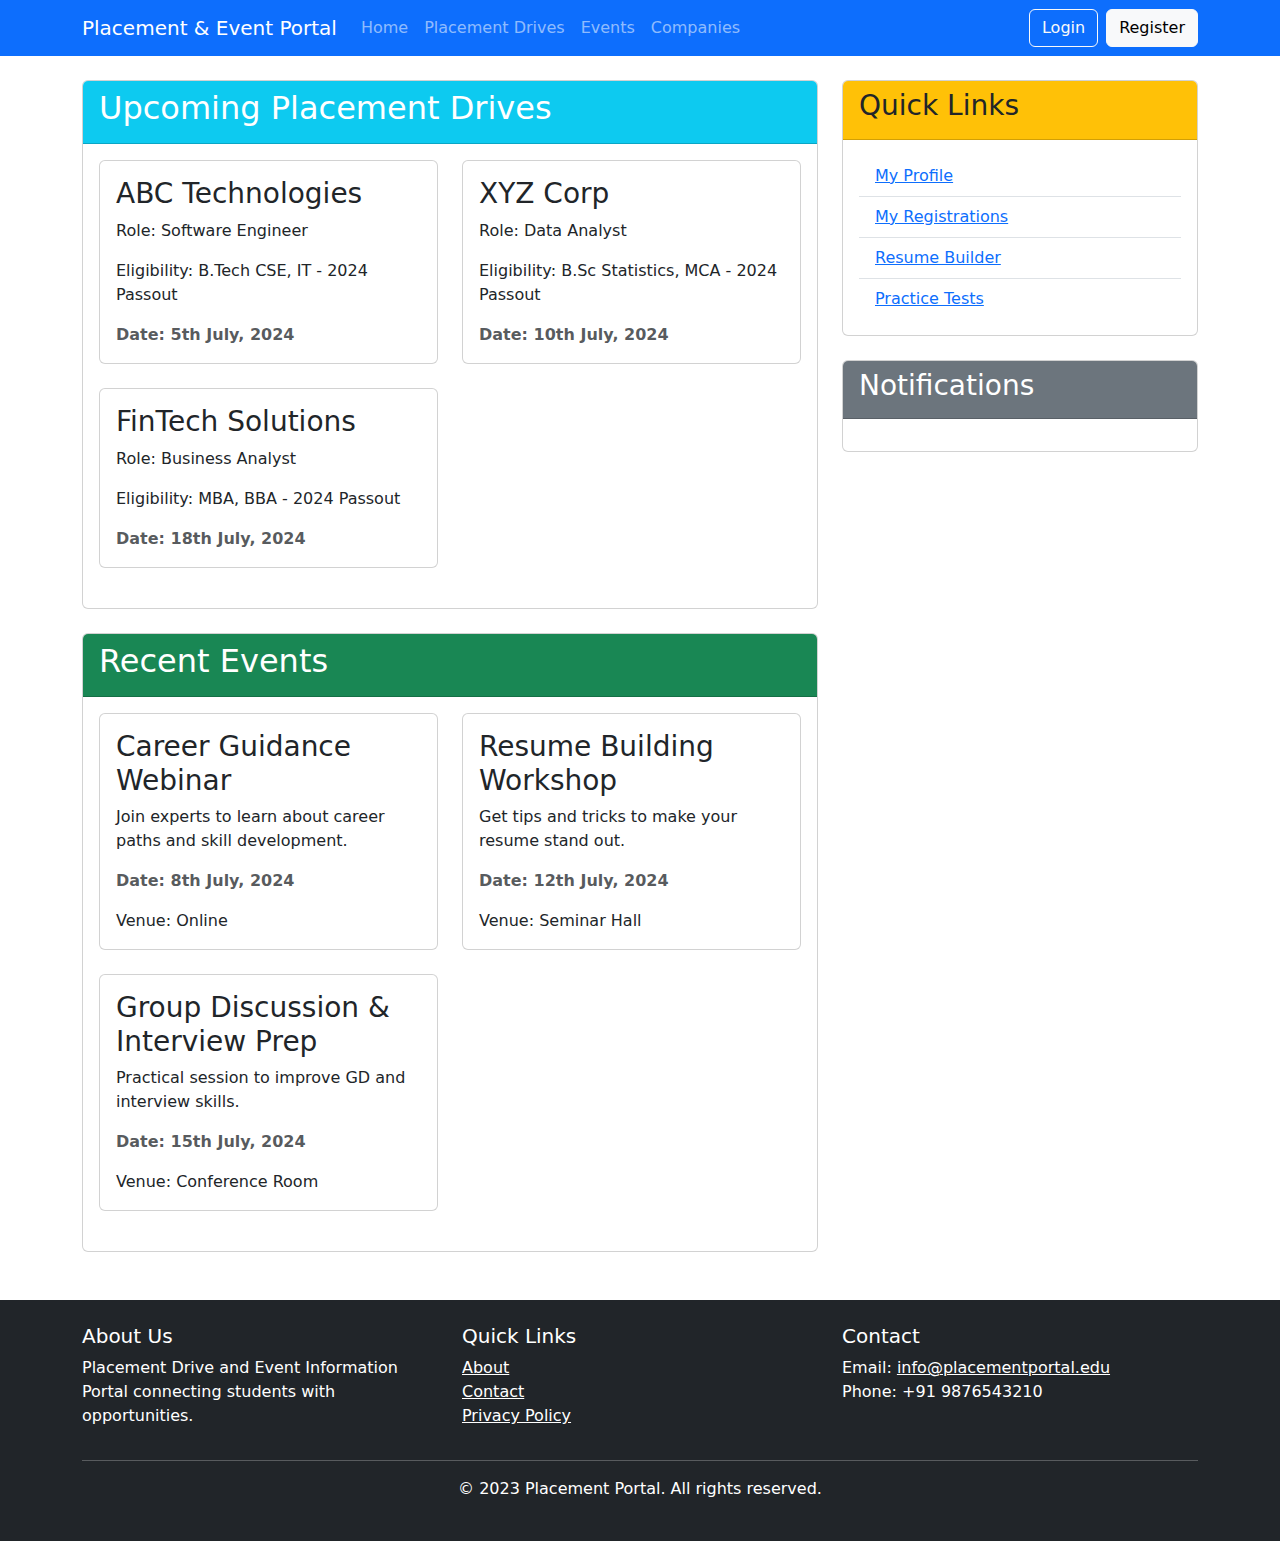
<file: Placement & Events Portal/Advance Portal/index.html>
<!DOCTYPE html>
<html lang="en">
<head>
    <meta charset="UTF-8">
    <meta name="viewport" content="width=device-width, initial-scale=1.0">
    <title>Placement Portal</title>
    <!-- Bootstrap CSS -->
    <link href="https://cdn.jsdelivr.net/npm/bootstrap@5.3.0/dist/css/bootstrap.min.css" rel="stylesheet">
    <!-- Custom CSS -->
    <link href="styles.css" rel="stylesheet">
</head>
<body>
    <!-- Responsive Navigation -->
    <nav class="navbar navbar-expand-lg navbar-dark bg-primary">
        <div class="container">
            <a class="navbar-brand" href="#">Placement & Event Portal</a>
            <button class="navbar-toggler" type="button" data-bs-toggle="collapse" data-bs-target="#navbarNav">
                <span class="navbar-toggler-icon"></span>
            </button>
            <div class="collapse navbar-collapse" id="navbarNav">
                <ul class="navbar-nav me-auto">
                    <li class="nav-item"><a class="nav-link" href="/">Home</a></li>
                    <li class="nav-item"><a class="nav-link" href="/drives">Placement Drives</a></li>
                    <li class="nav-item"><a class="nav-link" href="/events">Events</a></li>
                    <li class="nav-item"><a class="nav-link" href="/companies">Companies</a></li>
                </ul>
                <div class="d-flex">
                    <a href="login.html" class="btn btn-outline-light me-2">Login</a>
                    <a href="register.html" class="btn btn-light">Register</a>
                </div>
            </div>
        </div>
    </nav>

    <!-- Main Content -->
    <main class="container my-4">
        <div class="row">
            <!-- Main Content Area -->
            <div class="col-lg-8">
                <div class="card mb-4">
                    <div class="card-header bg-info text-white">
                        <h2>Upcoming Placement Drives</h2>
                    </div>
                    <div class="card-body">
                        <!-- <div class="list-group" id="upcoming-drives"> -->
                        <div class="placements-grid row" id="upcoming-drives">
                            <!-- Drive items will be loaded here dynamically -->
                             <article class="col-md-6 mb-4" role="listitem" tabindex="0" aria-label="Placement drive at ABC Technologies for Software Engineer role on 5th July, 2024">
                            <div class="card h-100">
                                <div class="card-body">
                                    <h3 class="card-title">ABC Technologies</h3>
                                    <p class="card-text">Role: Software Engineer</p>
                                    <p class="card-text">Eligibility: B.Tech CSE, IT - 2024 Passout</p>
                                    <p class="card-text date text-muted">Date: 5th July, 2024</p>
                                </div>
                            </div>
                        </article>
                        <article class="col-md-6 mb-4" role="listitem" tabindex="0" aria-label="Placement drive at XYZ Corp for Data Analyst role on 10th July, 2024">
                            <div class="card h-100">
                                <div class="card-body">
                                    <h3 class="card-title">XYZ Corp</h3>
                                    <p class="card-text">Role: Data Analyst</p>
                                    <p class="card-text">Eligibility: B.Sc Statistics, MCA - 2024 Passout</p>
                                    <p class="card-text date text-muted">Date: 10th July, 2024</p>
                                </div>
                            </div>
                        </article>
                        <article class="col-md-6 mb-4" role="listitem" tabindex="0" aria-label="Placement drive at FinTech Solutions for Business Analyst role on 18th July, 2024">
                            <div class="card h-100">
                                <div class="card-body">
                                    <h3 class="card-title">FinTech Solutions</h3>
                                    <p class="card-text">Role: Business Analyst</p>
                                    <p class="card-text">Eligibility: MBA, BBA - 2024 Passout</p>
                                    <p class="card-text date text-muted">Date: 18th July, 2024</p>
                                </div>
                            </div>
                        </article>
                        </div>
                    </div>
                </div>
                
                <div class="card mb-4">
                    <div class="card-header bg-success text-white">
                        <h2>Recent Events</h2>
                    </div>
                    <div class="card-body">
                        <!-- <div class="row" id="recent-events"> -->
                            <div class="events-grid row" id="recent-events">
                            <!-- Event cards will be loaded here dynamically -->
                             <article class="col-md-6 mb-4" role="listitem" tabindex="0" aria-label="Career guidance webinar on 8th July, 2024 at Online platform">
                            <div class="card h-100">
                                <div class="card-body">
                                    <h3 class="card-title">Career Guidance Webinar</h3>
                                    <p class="card-text">Join experts to learn about career paths and skill development.</p>
                                    <p class="card-text date text-muted">Date: 8th July, 2024</p>
                                    <p class="card-text">Venue: Online</p>
                                </div>
                            </div>
                        </article>
                        <article class="col-md-6 mb-4" role="listitem" tabindex="0" aria-label="Resume building workshop on 12th July, 2024 at Seminar Hall">
                            <div class="card h-100">
                                <div class="card-body">
                                    <h3 class="card-title">Resume Building Workshop</h3>
                                    <p class="card-text">Get tips and tricks to make your resume stand out.</p>
                                    <p class="card-text date text-muted">Date: 12th July, 2024</p>
                                    <p class="card-text">Venue: Seminar Hall</p>
                                </div>
                            </div>
                        </article>
                        <article class="col-md-6 mb-4" role="listitem" tabindex="0" aria-label="Group discussion & interview prep on 15th July, 2024 at Conference Room">
                            <div class="card h-100">
                                <div class="card-body">
                                    <h3 class="card-title">Group Discussion & Interview Prep</h3>
                                    <p class="card-text">Practical session to improve GD and interview skills.</p>
                                    <p class="card-text date text-muted">Date: 15th July, 2024</p>
                                    <p class="card-text">Venue: Conference Room</p>
                                </div>
                            </div>
                        </article>
                        </div>
                    </div>
                </div>
            </div>
            
            <!-- Sidebar -->
            <div class="col-lg-4">
                <div class="card mb-4">
                    <div class="card-header bg-warning">
                        <h3>Quick Links</h3>
                    </div>
                    <div class="card-body">
                        <ul class="list-group list-group-flush">
                            <li class="list-group-item"><a href="profile.html">My Profile</a></li>
                            <li class="list-group-item"><a href="my-registrations.html">My Registrations</a></li>
                            <li class="list-group-item"><a href="resume-builder.html">Resume Builder</a></li>
                            <li class="list-group-item"><a href="practice-tests.html">Practice Tests</a></li>
                        </ul>
                    </div>
                </div>
                
                <div class="card">
                    <div class="card-header bg-secondary text-white">
                        <h3>Notifications</h3>
                    </div>
                    <div class="card-body">
                        <div class="list-group" id="notifications-list">
                            <!-- Notifications will be loaded here dynamically -->
                        </div>
                    </div>
                </div>
            </div>
        </div>
    </main>

    <!-- Footer -->
    <footer class="bg-dark text-white py-4">
        <div class="container">
            <div class="row">
                <div class="col-md-4">
                    <h5>About Us</h5>
                    <p>Placement Drive and Event Information Portal connecting students with opportunities.</p>
                </div>
                <div class="col-md-4">
                    <h5>Quick Links</h5>
                    <ul class="list-unstyled">
                        <li><a href="/about" class="text-white">About</a></li>
                        <li><a href="/contact" class="text-white">Contact</a></li>
                        <li><a href="/privacy" class="text-white">Privacy Policy</a></li>
                    </ul>
                </div>
                <div class="col-md-4">
                    <h5>Contact</h5>
                    <address>
                        Email: <a href="mailto:info@placementportal.edu" class="text-white">info@placementportal.edu</a><br>
                        Phone: +91 9876543210
                    </address>
                </div>
            </div>
            <hr>
            <div class="text-center">
                <p>&copy; 2023 Placement Portal. All rights reserved.</p>
            </div>
        </div>
    </footer>

    <!-- Bootstrap JS -->
    <script src="https://cdn.jsdelivr.net/npm/bootstrap@5.3.0/dist/js/bootstrap.bundle.min.js"></script>
    <!-- Custom JS -->
    <script src="script.js"></script>
</body>
</html>
</file>
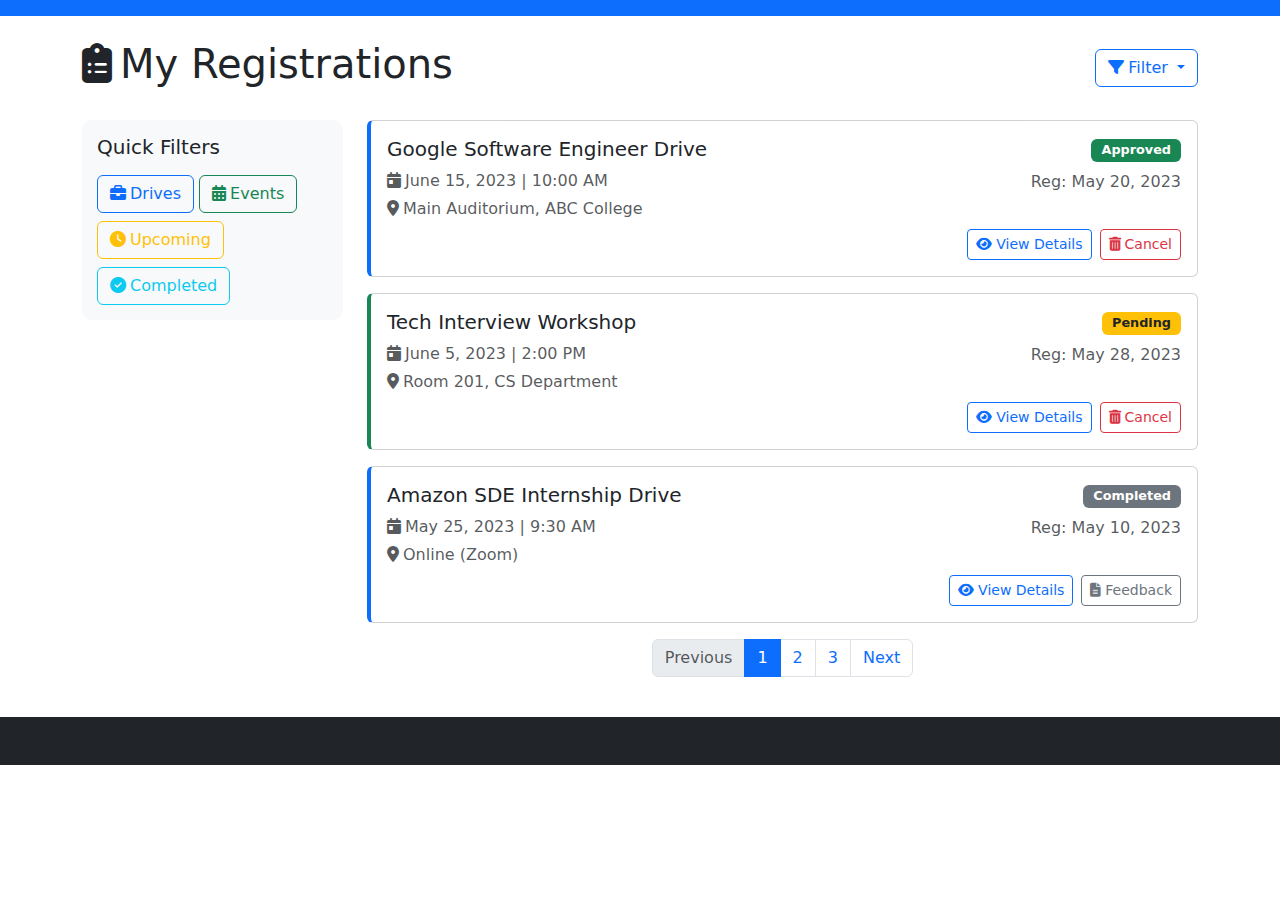
<file: Placement & Events Portal/Advance Portal/my-registrations.html>
<!DOCTYPE html>
<html lang="en">
<head>
    <meta charset="UTF-8">
    <meta name="viewport" content="width=device-width, initial-scale=1.0">
    <title>My Registrations | Placement Portal</title>
    <!-- Bootstrap CSS -->
    <link href="https://cdn.jsdelivr.net/npm/bootstrap@5.3.0/dist/css/bootstrap.min.css" rel="stylesheet">
    <!-- Font Awesome -->
    <link rel="stylesheet" href="https://cdnjs.cloudflare.com/ajax/libs/font-awesome/6.4.0/css/all.min.css">
    <link href="styles.css" rel="stylesheet">
    
    <!-- <style>
        .registration-card {
            transition: transform 0.3s;
            border-left: 4px solid;
        }
        .registration-card:hover {
            transform: translateY(-3px);
        }
        .drive-card {
            border-left-color: #0d6efd;
        }
        .event-card {
            border-left-color: #198754;
        }
        .status-badge {
            font-size: 0.8rem;
            padding: 5px 10px;
        }
        .filter-section {
            background-color: #f8f9fa;
            border-radius: 10px;
            padding: 15px;
        }
        @media (max-width: 768px) {
            .registration-card {
                margin-bottom: 15px;
            }
            .filter-btn {
                width: 100%;
                margin-bottom: 10px;
            }
        }
    </style> -->
</head>
<body>
    <!-- Navigation (same as before) -->
    <nav class="navbar navbar-expand-lg navbar-dark bg-primary">
        <!-- ... same nav as previous examples ... -->
    </nav>

    <div class="container py-4">
        <div class="d-flex justify-content-between align-items-center mb-4">
            <h1><i class="fas fa-clipboard-list me-2"></i>My Registrations</h1>
            <div class="dropdown">
                <button class="btn btn-outline-primary dropdown-toggle" type="button" id="filterDropdown" data-bs-toggle="dropdown">
                    <i class="fas fa-filter me-1"></i>Filter
                </button>
                <ul class="dropdown-menu">
                    <li><a class="dropdown-item active" href="#">All Registrations</a></li>
                    <li><a class="dropdown-item" href="#">Placement Drives</a></li>
                    <li><a class="dropdown-item" href="#">Events</a></li>
                    <li><hr class="dropdown-divider"></li>
                    <li><a class="dropdown-item" href="#">Pending</a></li>
                    <li><a class="dropdown-item" href="#">Approved</a></li>
                    <li><a class="dropdown-item" href="#">Completed</a></li>
                </ul>
            </div>
        </div>

        <div class="row">
            <div class="col-md-4 col-lg-3 mb-4">
                <div class="filter-section">
                    <h5 class="mb-3">Quick Filters</h5>
                    <button class="btn btn-outline-primary filter-btn mb-2">
                        <i class="fas fa-briefcase me-1"></i>Drives
                    </button>
                    <button class="btn btn-outline-success filter-btn mb-2">
                        <i class="fas fa-calendar-alt me-1"></i>Events
                    </button>
                    <button class="btn btn-outline-warning filter-btn mb-2">
                        <i class="fas fa-clock me-1"></i>Upcoming
                    </button>
                    <button class="btn btn-outline-info filter-btn">
                        <i class="fas fa-check-circle me-1"></i>Completed
                    </button>
                </div>
            </div>

            <div class="col-md-8 col-lg-9">
                <div class="card registration-card drive-card mb-3">
                    <div class="card-body">
                        <div class="d-flex justify-content-between">
                            <div>
                                <h5 class="card-title">Google Software Engineer Drive</h5>
                                <p class="card-text text-muted mb-1">
                                    <i class="fas fa-calendar-day me-1"></i>June 15, 2023 | 10:00 AM
                                </p>
                                <p class="card-text text-muted">
                                    <i class="fas fa-map-marker-alt me-1"></i>Main Auditorium, ABC College
                                </p>
                            </div>
                            <div class="text-end">
                                <span class="badge bg-success status-badge">Approved</span>
                                <p class="text-muted mt-2">Reg: May 20, 2023</p>
                            </div>
                        </div>
                        <div class="d-flex justify-content-end mt-2">
                            <button class="btn btn-sm btn-outline-primary me-2">
                                <i class="fas fa-eye me-1"></i>View Details
                            </button>
                            <button class="btn btn-sm btn-outline-danger">
                                <i class="fas fa-trash-alt me-1"></i>Cancel
                            </button>
                        </div>
                    </div>
                </div>

                <div class="card registration-card event-card mb-3">
                    <div class="card-body">
                        <div class="d-flex justify-content-between">
                            <div>
                                <h5 class="card-title">Tech Interview Workshop</h5>
                                <p class="card-text text-muted mb-1">
                                    <i class="fas fa-calendar-day me-1"></i>June 5, 2023 | 2:00 PM
                                </p>
                                <p class="card-text text-muted">
                                    <i class="fas fa-map-marker-alt me-1"></i>Room 201, CS Department
                                </p>
                            </div>
                            <div class="text-end">
                                <span class="badge bg-warning text-dark status-badge">Pending</span>
                                <p class="text-muted mt-2">Reg: May 28, 2023</p>
                            </div>
                        </div>
                        <div class="d-flex justify-content-end mt-2">
                            <button class="btn btn-sm btn-outline-primary me-2">
                                <i class="fas fa-eye me-1"></i>View Details
                            </button>
                            <button class="btn btn-sm btn-outline-danger">
                                <i class="fas fa-trash-alt me-1"></i>Cancel
                            </button>
                        </div>
                    </div>
                </div>

                <div class="card registration-card drive-card mb-3">
                    <div class="card-body">
                        <div class="d-flex justify-content-between">
                            <div>
                                <h5 class="card-title">Amazon SDE Internship Drive</h5>
                                <p class="card-text text-muted mb-1">
                                    <i class="fas fa-calendar-day me-1"></i>May 25, 2023 | 9:30 AM
                                </p>
                                <p class="card-text text-muted">
                                    <i class="fas fa-map-marker-alt me-1"></i>Online (Zoom)
                                </p>
                            </div>
                            <div class="text-end">
                                <span class="badge bg-secondary status-badge">Completed</span>
                                <p class="text-muted mt-2">Reg: May 10, 2023</p>
                            </div>
                        </div>
                        <div class="d-flex justify-content-end mt-2">
                            <button class="btn btn-sm btn-outline-primary me-2">
                                <i class="fas fa-eye me-1"></i>View Details
                            </button>
                            <button class="btn btn-sm btn-outline-secondary">
                                <i class="fas fa-file-alt me-1"></i>Feedback
                            </button>
                        </div>
                    </div>
                </div>

                <nav aria-label="Page navigation">
                    <ul class="pagination justify-content-center">
                        <li class="page-item disabled">
                            <a class="page-link" href="#" tabindex="-1">Previous</a>
                        </li>
                        <li class="page-item active"><a class="page-link" href="#">1</a></li>
                        <li class="page-item"><a class="page-link" href="#">2</a></li>
                        <li class="page-item"><a class="page-link" href="#">3</a></li>
                        <li class="page-item">
                            <a class="page-link" href="#">Next</a>
                        </li>
                    </ul>
                </nav>
            </div>
        </div>
    </div>

    <!-- Footer (same as before) -->
    <footer class="bg-dark text-white py-4">
        <!-- ... same footer as previous examples ... -->
    </footer>

    <!-- Bootstrap JS -->
    <script src="https://cdn.jsdelivr.net/npm/bootstrap@5.3.0/dist/js/bootstrap.bundle.min.js"></script>
</body>
</html>
</file>
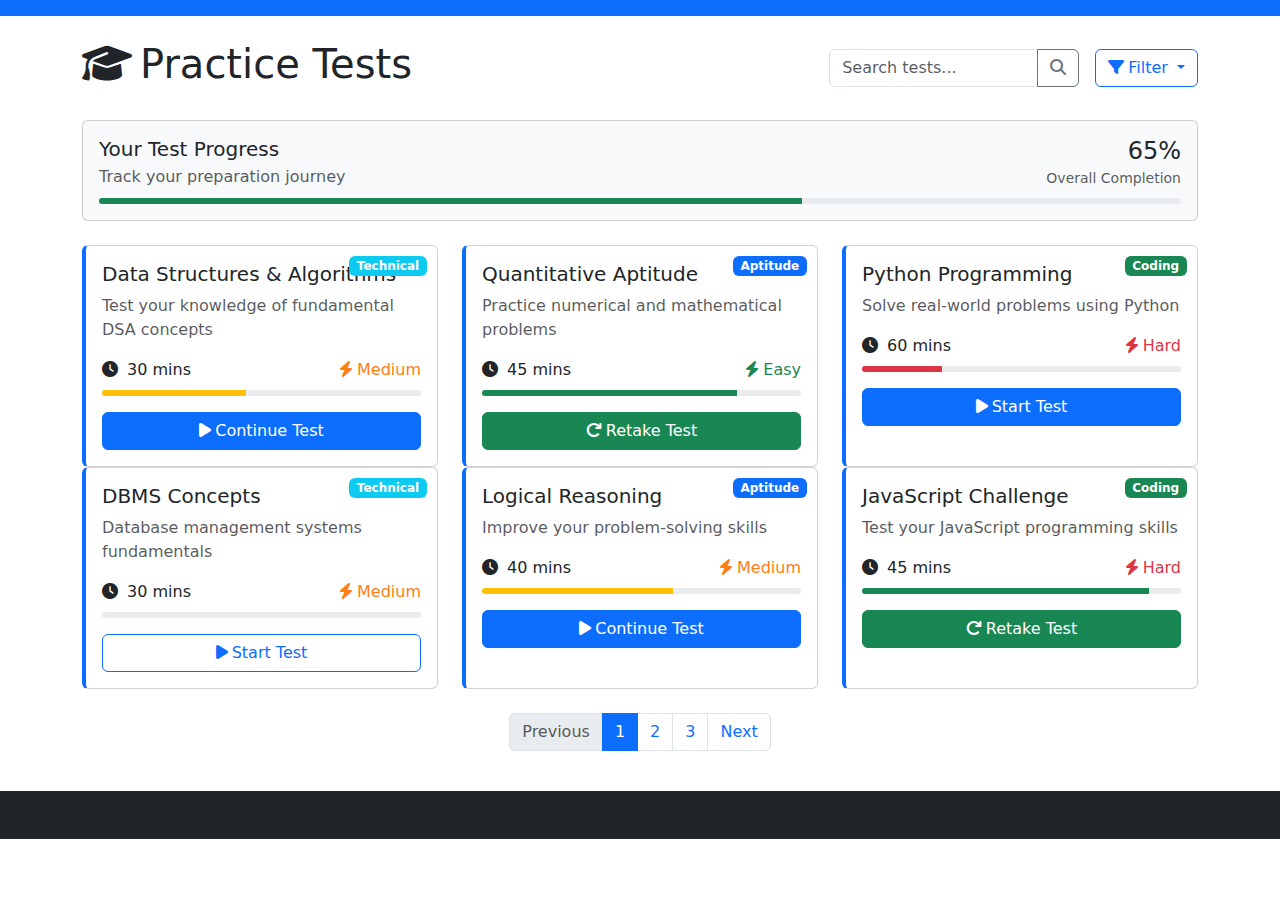
<file: Placement & Events Portal/Advance Portal/practice-tests.html>
<!DOCTYPE html>
<html lang="en">
<head>
    <meta charset="UTF-8">
    <meta name="viewport" content="width=device-width, initial-scale=1.0">
    <title>Practice Tests | Placement Portal</title>
    <!-- Bootstrap CSS -->
    <link href="https://cdn.jsdelivr.net/npm/bootstrap@5.3.0/dist/css/bootstrap.min.css" rel="stylesheet">
    <!-- Font Awesome -->
    <link rel="stylesheet" href="https://cdnjs.cloudflare.com/ajax/libs/font-awesome/6.4.0/css/all.min.css">
    <style>
        .test-card {
            transition: transform 0.3s;
            border-left: 4px solid #0d6efd;
        }
        .test-card:hover {
            transform: translateY(-5px);
            box-shadow: 0 10px 20px rgba(0,0,0,0.1);
        }
        .progress-thin {
            height: 6px;
        }
        .category-badge {
            position: absolute;
            top: 10px;
            right: 10px;
        }
        .difficulty-easy {
            color: #198754;
        }
        .difficulty-medium {
            color: #fd7e14;
        }
        .difficulty-hard {
            color: #dc3545;
        }
        @media (max-width: 768px) {
            .test-card {
                margin-bottom: 15px;
            }
            .search-box {
                margin-bottom: 15px;
            }
        }
    </style>
</head>
<body>
    <!-- Navigation (same as before) -->
    <nav class="navbar navbar-expand-lg navbar-dark bg-primary">
        <!-- ... same nav as previous examples ... -->
    </nav>

    <div class="container py-4">
        <div class="d-flex justify-content-between align-items-center mb-4 flex-wrap">
            <h1><i class="fas fa-graduation-cap me-2"></i>Practice Tests</h1>
            <div class="d-flex align-items-center">
                <div class="input-group search-box" style="width: 250px;">
                    <input type="text" class="form-control" placeholder="Search tests...">
                    <button class="btn btn-outline-secondary" type="button">
                        <i class="fas fa-search"></i>
                    </button>
                </div>
                <div class="dropdown ms-3">
                    <button class="btn btn-outline-primary dropdown-toggle" type="button" id="filterDropdown" data-bs-toggle="dropdown">
                        <i class="fas fa-filter me-1"></i>Filter
                    </button>
                    <ul class="dropdown-menu">
                        <li><a class="dropdown-item active" href="#">All Tests</a></li>
                        <li><a class="dropdown-item" href="#">Technical</a></li>
                        <li><a class="dropdown-item" href="#">Aptitude</a></li>
                        <li><a class="dropdown-item" href="#">Coding</a></li>
                        <li><hr class="dropdown-divider"></li>
                        <li><a class="dropdown-item" href="#">Not Started</a></li>
                        <li><a class="dropdown-item" href="#">In Progress</a></li>
                        <li><a class="dropdown-item" href="#">Completed</a></li>
                    </ul>
                </div>
            </div>
        </div>

        <div class="row mb-4">
            <div class="col-12">
                <div class="card bg-light">
                    <div class="card-body py-3">
                        <div class="d-flex flex-wrap justify-content-between align-items-center">
                            <div class="mb-2 mb-md-0">
                                <h5 class="mb-1">Your Test Progress</h5>
                                <p class="text-muted mb-0">Track your preparation journey</p>
                            </div>
                            <div class="text-end">
                                <h4 class="mb-0">65%</h4>
                                <small class="text-muted">Overall Completion</small>
                            </div>
                        </div>
                        <div class="progress mt-2 progress-thin">
                            <div class="progress-bar bg-success" role="progressbar" style="width: 65%"></div>
                        </div>
                    </div>
                </div>
            </div>
        </div>

        <div class="row">
            <div class="col-md-6 col-lg-4">
                <div class="card test-card h-100">
                    <span class="badge bg-info category-badge">Technical</span>
                    <div class="card-body">
                        <h5 class="card-title">Data Structures & Algorithms</h5>
                        <p class="card-text text-muted">Test your knowledge of fundamental DSA concepts</p>
                        <div class="d-flex justify-content-between align-items-center mb-2">
                            <span><i class="fas fa-clock me-1"></i> 30 mins</span>
                            <span class="difficulty-medium"><i class="fas fa-bolt me-1"></i>Medium</span>
                        </div>
                        <div class="progress progress-thin mb-3">
                            <div class="progress-bar bg-warning" role="progressbar" style="width: 45%"></div>
                        </div>
                        <div class="d-grid">
                            <button class="btn btn-primary">
                                <i class="fas fa-play me-1"></i>Continue Test
                            </button>
                        </div>
                    </div>
                </div>
            </div>

            <div class="col-md-6 col-lg-4">
                <div class="card test-card h-100">
                    <span class="badge bg-primary category-badge">Aptitude</span>
                    <div class="card-body">
                        <h5 class="card-title">Quantitative Aptitude</h5>
                        <p class="card-text text-muted">Practice numerical and mathematical problems</p>
                        <div class="d-flex justify-content-between align-items-center mb-2">
                            <span><i class="fas fa-clock me-1"></i> 45 mins</span>
                            <span class="difficulty-easy"><i class="fas fa-bolt me-1"></i>Easy</span>
                        </div>
                        <div class="progress progress-thin mb-3">
                            <div class="progress-bar bg-success" role="progressbar" style="width: 80%"></div>
                        </div>
                        <div class="d-grid">
                            <button class="btn btn-success">
                                <i class="fas fa-redo me-1"></i>Retake Test
                            </button>
                        </div>
                    </div>
                </div>
            </div>

            <div class="col-md-6 col-lg-4">
                <div class="card test-card h-100">
                    <span class="badge bg-success category-badge">Coding</span>
                    <div class="card-body">
                        <h5 class="card-title">Python Programming</h5>
                        <p class="card-text text-muted">Solve real-world problems using Python</p>
                        <div class="d-flex justify-content-between align-items-center mb-2">
                            <span><i class="fas fa-clock me-1"></i> 60 mins</span>
                            <span class="difficulty-hard"><i class="fas fa-bolt me-1"></i>Hard</span>
                        </div>
                        <div class="progress progress-thin mb-3">
                            <div class="progress-bar bg-danger" role="progressbar" style="width: 25%"></div>
                        </div>
                        <div class="d-grid">
                            <button class="btn btn-primary">
                                <i class="fas fa-play me-1"></i>Start Test
                            </button>
                        </div>
                    </div>
                </div>
            </div>

            <div class="col-md-6 col-lg-4">
                <div class="card test-card h-100">
                    <span class="badge bg-info category-badge">Technical</span>
                    <div class="card-body">
                        <h5 class="card-title">DBMS Concepts</h5>
                        <p class="card-text text-muted">Database management systems fundamentals</p>
                        <div class="d-flex justify-content-between align-items-center mb-2">
                            <span><i class="fas fa-clock me-1"></i> 30 mins</span>
                            <span class="difficulty-medium"><i class="fas fa-bolt me-1"></i>Medium</span>
                        </div>
                        <div class="progress progress-thin mb-3">
                            <div class="progress-bar" role="progressbar" style="width: 0%"></div>
                        </div>
                        <div class="d-grid">
                            <button class="btn btn-outline-primary">
                                <i class="fas fa-play me-1"></i>Start Test
                            </button>
                        </div>
                    </div>
                </div>
            </div>

            <div class="col-md-6 col-lg-4">
                <div class="card test-card h-100">
                    <span class="badge bg-primary category-badge">Aptitude</span>
                    <div class="card-body">
                        <h5 class="card-title">Logical Reasoning</h5>
                        <p class="card-text text-muted">Improve your problem-solving skills</p>
                        <div class="d-flex justify-content-between align-items-center mb-2">
                            <span><i class="fas fa-clock me-1"></i> 40 mins</span>
                            <span class="difficulty-medium"><i class="fas fa-bolt me-1"></i>Medium</span>
                        </div>
                        <div class="progress progress-thin mb-3">
                            <div class="progress-bar bg-warning" role="progressbar" style="width: 60%"></div>
                        </div>
                        <div class="d-grid">
                            <button class="btn btn-primary">
                                <i class="fas fa-play me-1"></i>Continue Test
                            </button>
                        </div>
                    </div>
                </div>
            </div>

            <div class="col-md-6 col-lg-4">
                <div class="card test-card h-100">
                    <span class="badge bg-success category-badge">Coding</span>
                    <div class="card-body">
                        <h5 class="card-title">JavaScript Challenge</h5>
                        <p class="card-text text-muted">Test your JavaScript programming skills</p>
                        <div class="d-flex justify-content-between align-items-center mb-2">
                            <span><i class="fas fa-clock me-1"></i> 45 mins</span>
                            <span class="difficulty-hard"><i class="fas fa-bolt me-1"></i>Hard</span>
                        </div>
                        <div class="progress progress-thin mb-3">
                            <div class="progress-bar bg-success" role="progressbar" style="width: 90%"></div>
                        </div>
                        <div class="d-grid">
                            <button class="btn btn-success">
                                <i class="fas fa-redo me-1"></i>Retake Test
                            </button>
                        </div>
                    </div>
                </div>
            </div>
        </div>

        <nav aria-label="Page navigation" class="mt-4">
            <ul class="pagination justify-content-center">
                <li class="page-item disabled">
                    <a class="page-link" href="#" tabindex="-1">Previous</a>
                </li>
                <li class="page-item active"><a class="page-link" href="#">1</a></li>
                <li class="page-item"><a class="page-link" href="#">2</a></li>
                <li class="page-item"><a class="page-link" href="#">3</a></li>
                <li class="page-item">
                    <a class="page-link" href="#">Next</a>
                </li>
            </ul>
        </nav>
    </div>

    <!-- Footer (same as before) -->
    <footer class="bg-dark text-white py-4">
        <!-- ... same footer as previous examples ... -->
    </footer>

    <!-- Bootstrap JS -->
    <script src="https://cdn.jsdelivr.net/npm/bootstrap@5.3.0/dist/js/bootstrap.bundle.min.js"></script>
</body>
</html>
</file>
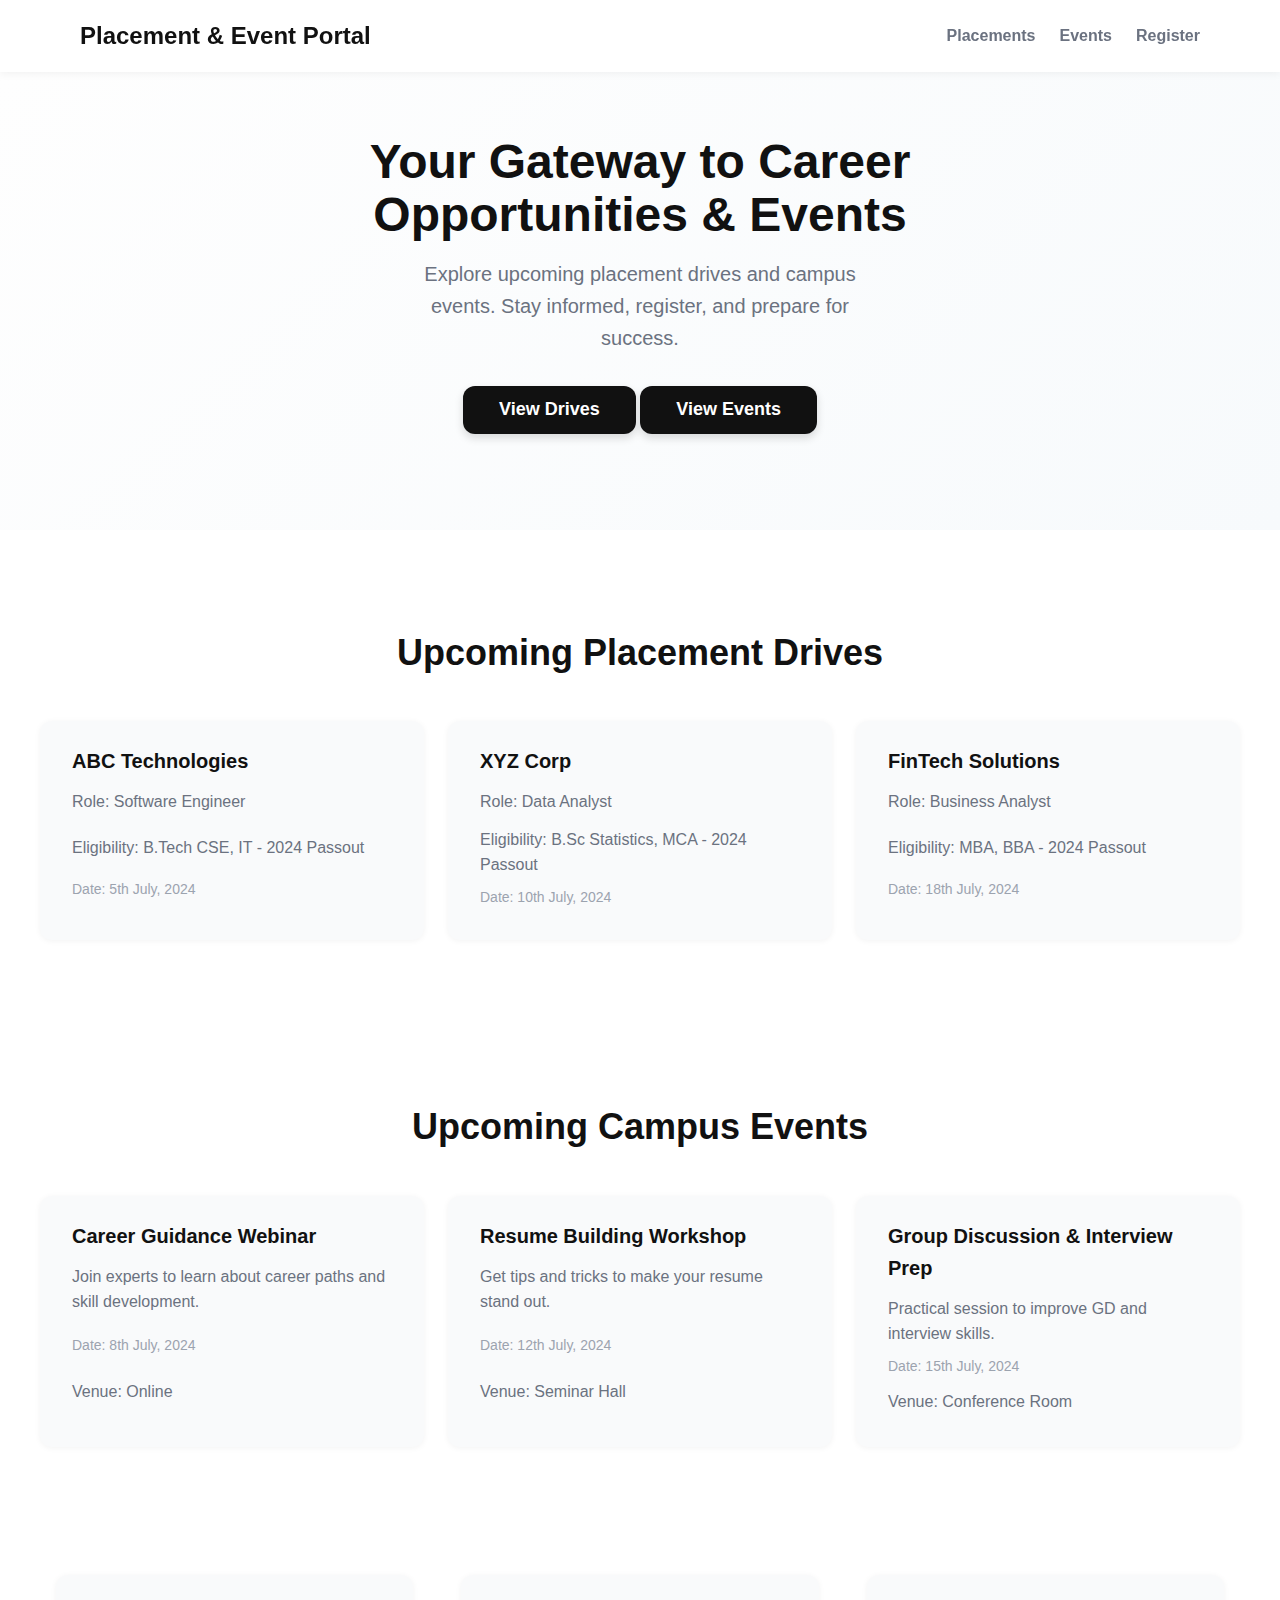
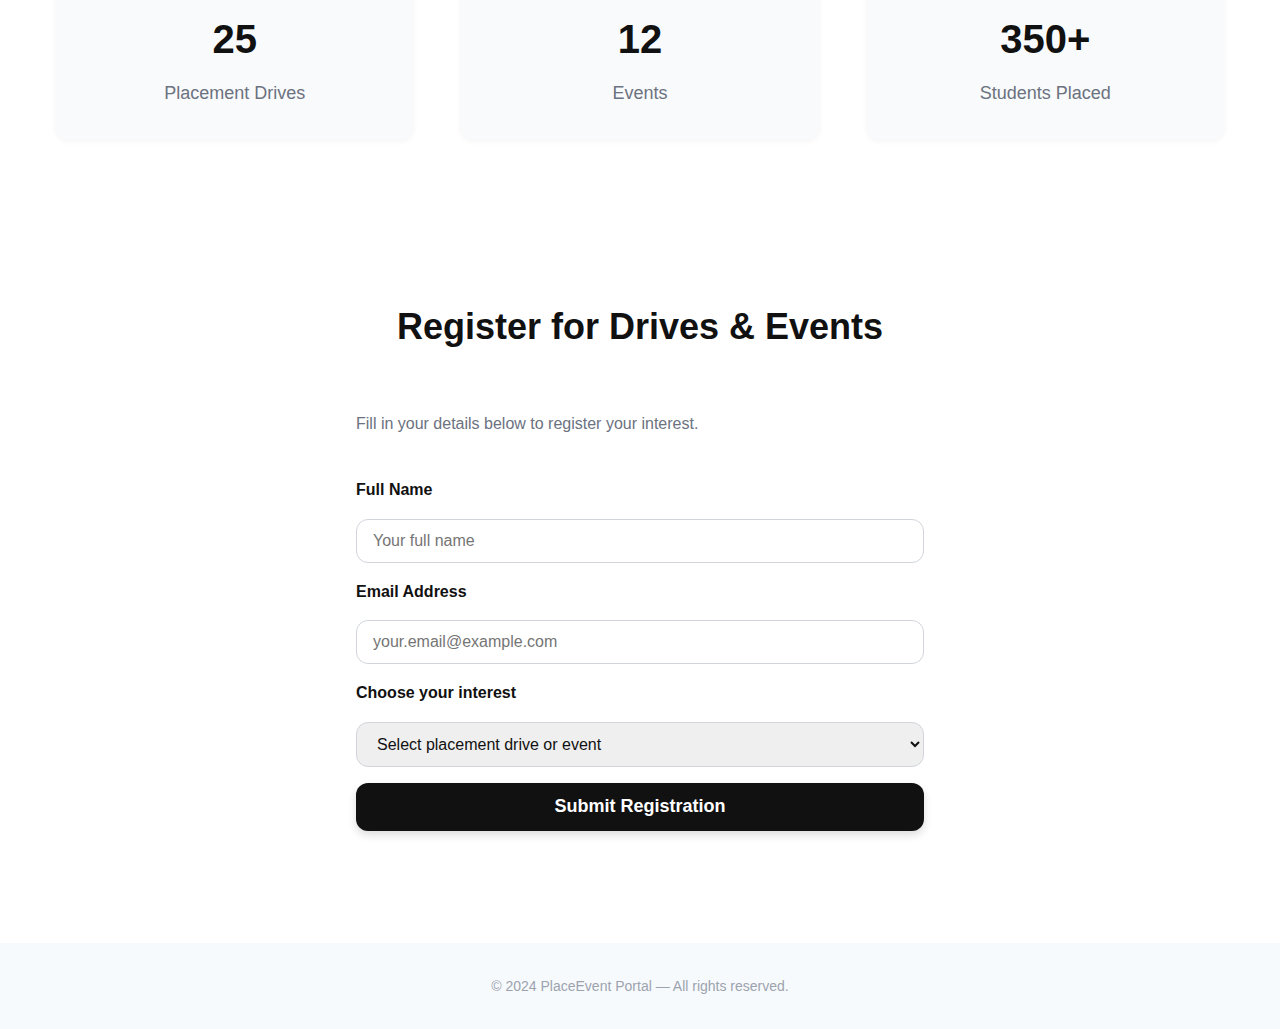
<file: Placement & Events Portal/Basic Portal/PlacementEventApp.html>
<!DOCTYPE html>
<html lang="en">
<head>
<meta charset="UTF-8" />
<meta name="viewport" content="width=device-width, initial-scale=1" />
<title>Placement Drive & Event Portal</title>
<link rel="stylesheet" href="style.css">
</head>
<body>

<header>
  <div class="nav-container container" role="banner">
    <a href="#" class="logo" aria-label="Placement Drive and Event Portal">Placement & Event Portal</a>
    <nav role="navigation" aria-label="Primary Navigation">
      <ul>
        <li><a href="#placements">Placements</a></li>
        <li><a href="#events">Events</a></li>
        <li><a href="#register">Register</a></li>
      </ul>
    </nav>
  </div>
</header>

<main>
  <section class="hero" aria-labelledby="hero-title">
    <h1 id="hero-title">Your Gateway to Career Opportunities & Events</h1>
    <p>Explore upcoming placement drives and campus events. Stay informed, register, and prepare for success.</p>
    <button class="btn-primary" onclick="document.getElementById('placements').scrollIntoView({behavior:'smooth'})" aria-label="View Placement Drives">View Drives</button>
    <button class="btn-primary" onclick="document.getElementById('events').scrollIntoView({behavior:'smooth'})" aria-label="View Placement Drives">View Events</button>
  </section>

  <section id="placements" aria-labelledby="placements-title">
    <h2 class="section-title" id="placements-title">Upcoming Placement Drives</h2>
    <div class="placements-grid" role="list">
      <article class="card" role="listitem" tabindex="0" aria-label="Placement drive at ABC Technologies for Software Engineer role on 5th July, 2024">
        <h3>ABC Technologies</h3>
        <p>Role: Software Engineer</p>
        <p>Eligibility: B.Tech CSE, IT - 2024 Passout</p>
        <p class="date">Date: 5th July, 2024</p>
      </article>
      <article class="card" role="listitem" tabindex="0" aria-label="Placement drive at XYZ Corp for Data Analyst role on 10th July, 2024">
        <h3>XYZ Corp</h3>
        <p>Role: Data Analyst</p>
        <p>Eligibility: B.Sc Statistics, MCA - 2024 Passout</p>
        <p class="date">Date: 10th July, 2024</p>
      </article>
      <article class="card" role="listitem" tabindex="0" aria-label="Placement drive at FinTech Solutions for Business Analyst role on 18th July, 2024">
        <h3>FinTech Solutions</h3>
        <p>Role: Business Analyst</p>
        <p>Eligibility: MBA, BBA - 2024 Passout</p>
        <p class="date">Date: 18th July, 2024</p>
      </article>
    </div>
  </section>

  <section id="events" aria-labelledby="events-title">
    <h2 class="section-title" id="events-title">Upcoming Campus Events</h2>
    <div class="events-grid" role="list">
      <article class="card" role="listitem" tabindex="0" aria-label="Career guidance webinar on 8th July, 2024 at Online platform">
        <h3>Career Guidance Webinar</h3>
        <p>Join experts to learn about career paths and skill development.</p>
        <p class="date">Date: 8th July, 2024</p>
        <p>Venue: Online</p>
      </article>
      <article class="card" role="listitem" tabindex="0" aria-label="Resume building workshop on 12th July, 2024 at Seminar Hall">
        <h3>Resume Building Workshop</h3>
        <p>Get tips and tricks to make your resume stand out.</p>
        <p class="date">Date: 12th July, 2024</p>
        <p>Venue: Seminar Hall</p>
      </article>
      <article class="card" role="listitem" tabindex="0" aria-label="Group discussion & interview prep on 15th July, 2024 at Conference Room">
        <h3>Group Discussion & Interview Prep</h3>
        <p>Practical session to improve GD and interview skills.</p>
        <p class="date">Date: 15th July, 2024</p>
        <p>Venue: Conference Room</p>
      </article>
    </div>
  </section>

  <section class="stats" aria-label="Placements statistics">
    <div class="stat" tabindex="0" aria-label="Total placement drives 25">
      <div class="stat-number">25</div>
      <div class="stat-label">Placement Drives</div>
    </div>
    <div class="stat" tabindex="0" aria-label="Total events 12">
      <div class="stat-number">12</div>
      <div class="stat-label">Events</div>
    </div>
    <div class="stat" tabindex="0" aria-label="Total students placed 350">
      <div class="stat-number">350+</div>
      <div class="stat-label">Students Placed</div>
    </div>
  </section>

  <section id="register" aria-labelledby="register-title" class="form-section">
    <h2 class="section-title" id="register-title">Register for Drives & Events</h2>
    <form id="registrationForm" aria-describedby="formDescription" novalidate>
      <p id="formDescription" style="color: var(--color-text); margin-bottom: 1.5rem;">
        Fill in your details below to register your interest.
      </p>
      <label for="name">Full Name</label>
      <input type="text" id="name" name="name" autocomplete="name" required aria-required="true" placeholder="Your full name" />
      
      <label for="email">Email Address</label>
      <input type="email" id="email" name="email" autocomplete="email" required aria-required="true" placeholder="your.email@example.com" />
      
      <label for="interest">Choose your interest</label>
      <select id="interest" name="interest" required aria-required="true">
        <option value="" disabled selected>Select placement drive or event</option>
        <option value="abc-tech">ABC Technologies - Software Engineer</option>
        <option value="xyz-corp">XYZ Corp - Data Analyst</option>
        <option value="fintech-solutions">FinTech Solutions - Business Analyst</option>
        <option value="career-webinar">Career Guidance Webinar</option>
        <option value="resume-workshop">Resume Building Workshop</option>
        <option value="gd-interview">Group Discussion & Interview Prep</option>
      </select>

      <button type="submit" class="btn-primary" aria-live="polite">
        Submit Registration
      </button>
      <p id="formMessage" role="alert" style="margin-top: 1rem; font-weight: 600;"></p>
    </form>
  </section>
</main>

<footer>
  &copy; 2024 PlaceEvent Portal — All rights reserved.
</footer>

<script>
  // Simple client-side form validation and submission simulation
  document.getElementById('registrationForm').addEventListener('submit', function(event) {
    event.preventDefault();
    const form = event.target;
    const formMessage = document.getElementById('formMessage');

    // Basic validation
    if (!form.checkValidity()) {
      formMessage.style.color = 'crimson';
      formMessage.textContent = 'Please fill out all required fields correctly.';
      return;
    }

    // Simulate form submission
    formMessage.style.color = 'green';
    formMessage.textContent = 'Thank you for registering! We will contact you soon.';

    form.reset();
  });
</script>

</body>
</html>
</file>
<file: Placement & Events Portal/Advance Portal/styles.css>
/* Register Page CSS*/

.auth-container {
            min-height: 100vh;
            display: flex;
            align-items: center;
            background-color: #f8f9fa;
        }
        .auth-card {
            border-radius: 15px;
            box-shadow: 0 10px 30px rgba(0,0,0,0.1);
            border: none;
        }
        .auth-header {
            border-radius: 15px 15px 0 0 !important;
            background: linear-gradient(135deg, #6a11cb 0%, #2575fc 100%);
            color: white;
            padding: 2rem;
            text-align: center;
        }
        .auth-logo {
            width: 80px;
            height: 80px;
            margin-bottom: 1rem;
        }
        .form-step {
            display: none;
        }
        .form-step.active {
            display: block;
        }
        .step-indicator {
            display: flex;
            justify-content: center;
            margin-bottom: 2rem;
        }
        .step {
            width: 40px;
            height: 40px;
            border-radius: 50%;
            background-color: #e9ecef;
            color: #6c757d;
            display: flex;
            align-items: center;
            justify-content: center;
            margin: 0 10px;
            font-weight: bold;
            position: relative;
        }
        .step.active {
            background-color: #0d6efd;
            color: white;
        }
        .step.completed {
            background-color: #198754;
            color: white;
        }
        .step::before {
            content: '';
            position: absolute;
            width: 40px;
            height: 2px;
            background-color: #e9ecef;
            right: 100%;
            top: 50%;
        }
        .step:first-child::before {
            display: none;
        }
        .step.active::before, .step.completed::before {
            background-color: #0d6efd;
        }
        .password-strength {
            height: 5px;
            margin-top: 5px;
            background-color: #e9ecef;
            border-radius: 5px;
            overflow: hidden;
        }
        .password-strength-bar {
            height: 100%;
            width: 0%;
            transition: width 0.3s;
        }
        @media (max-width: 576px) {
            .auth-card {
                border-radius: 0;
            }
            .auth-container {
                padding: 0;
            }
            .step {
                width: 30px;
                height: 30px;
                font-size: 0.8rem;
                margin: 0 5px;
            }
            .step::before {
                width: 20px;
            }
        }

 /* login Page CSS */
 
 .auth-container {
            min-height: 100vh;
            display: flex;
            align-items: center;
            background-color: #f8f9fa;
        }
        .auth-card {
            border-radius: 15px;
            box-shadow: 0 10px 30px rgba(0,0,0,0.1);
            border: none;
        }
        .auth-header {
            border-radius: 15px 15px 0 0 !important;
            background: linear-gradient(135deg, #6a11cb 0%, #2575fc 100%);
            color: white;
            padding: 2rem;
            text-align: center;
        }
        .auth-logo {
            width: 80px;
            height: 80px;
            margin-bottom: 1rem;
        }
        .social-login-btn {
            display: flex;
            align-items: center;
            justify-content: center;
            padding: 10px;
            border-radius: 5px;
            font-weight: 500;
            margin-bottom: 10px;
        }
        .divider {
            display: flex;
            align-items: center;
            margin: 20px 0;
        }
        .divider::before, .divider::after {
            content: "";
            flex: 1;
            border-bottom: 1px solid #dee2e6;
        }
        .divider-text {
            padding: 0 10px;
            color: #6c757d;
        }
        .auth-footer {
            text-align: center;
            padding-top: 1.5rem;
            border-top: 1px solid #dee2e6;
        }
        @media (max-width: 576px) {
            .auth-card {
                border-radius: 0;
            }
            .auth-container {
                padding: 0;
            }
        }

/* My Regitration Page CSS */

.registration-card {
            transition: transform 0.3s;
            border-left: 4px solid;
        }
        .registration-card:hover {
            transform: translateY(-3px);
        }
        .drive-card {
            border-left-color: #0d6efd;
        }
        .event-card {
            border-left-color: #198754;
        }
        .status-badge {
            font-size: 0.8rem;
            padding: 5px 10px;
        }
        .filter-section {
            background-color: #f8f9fa;
            border-radius: 10px;
            padding: 15px;
        }
        @media (max-width: 768px) {
            .registration-card {
                margin-bottom: 15px;
            }
            .filter-btn {
                width: 100%;
                margin-bottom: 10px;
            }
        }

/*  */
.placements-grid .card, .events-grid .card {
    transition: transform 0.2s;
}
.placements-grid .card:hover, .events-grid .card:hover {
    transform: translateY(-5px);
    box-shadow: 0 10px 20px rgba(0,0,0,0.1);
}
.date {
    font-weight: bold;
    color: #007bff;
}
</file>
<file: Placement & Events Portal/Basic Portal/style.css>
/* CSS Variables */
  :root {
    --color-bg: #ffffff;
    --color-text: #6b7280;
    --color-heading: #111827;
    --color-primary: #111111;
    --color-primary-hover: #333333;
    --color-card-bg: #f9fafb;
    --color-shadow: rgba(0, 0, 0, 0.05);
    --border-radius: 0.75rem;
    --transition-speed: 0.3s;
    --max-width: 1200px;
    --spacing: 1rem;
    --heading-font: 'Poppins', 'Segoe UI', Tahoma, Geneva, Verdana, sans-serif;
    --body-font: 'Inter', 'Segoe UI', Tahoma, Geneva, Verdana, sans-serif;
  }

  /* Import Google Fonts */
  @import url('https://fonts.googleapis.com/css2?family=Inter&family=Poppins:wght@600;700&display=swap');

  /* Reset and base styles */
  *, *::before, *::after {
    box-sizing: border-box;
  }

  body {
    margin: 0;
    font-family: var(--body-font);
    background-color: var(--color-bg);
    color: var(--color-text);
    line-height: 1.6;
    -webkit-font-smoothing: antialiased;
    -moz-osx-font-smoothing: grayscale;
  }

  a {
    color: inherit;
    text-decoration: none;
  }

  img {
    max-width: 100%;
    display: block;
  }

  /* Utility */
  .container {
    width: 90%;
    max-width: var(--max-width);
    margin-left: auto;
    margin-right: auto;
  }

  /* Header */
  header {
    width: 100%;
    background: var(--color-bg);
    box-shadow: 0 2px 8px var(--color-shadow);
    position: sticky;
    top: 0;
    z-index: 1000;
  }

  .nav-container {
    display: flex;
    align-items: center;
    justify-content: space-between;
    height: 4.5rem;
    max-width: var(--max-width);
    margin: 0 auto;
    padding: 0 1rem;
  }

  .logo {
    font-family: var(--heading-font);
    font-weight: 700;
    font-size: 1.5rem;
    color: var(--color-primary);
    user-select: none;
  }

  nav ul {
    list-style: none;
    display: flex;
    gap: 1.5rem;
    margin: 0;
    padding: 0;
  }

  nav a {
    font-weight: 600;
    font-size: 1rem;
    color: var(--color-text);
    padding: 0.5rem 0;
    position: relative;
    transition: color var(--transition-speed);
  }

  nav a:hover,
  nav a:focus {
    color: var(--color-primary);
  }

  /* Hero */
  .hero {
    padding: 4rem 1rem 6rem;
    text-align: center;
    background: linear-gradient(135deg, #fefefe 0%, #f7fafc 100%);
  }

  .hero h1 {
    font-family: var(--heading-font);
    font-weight: 800;
    font-size: 3rem;
    color: var(--color-primary);
    margin: 0 auto 1rem;
    max-width: 700px;
    line-height: 1.1;
  }

  .hero p {
    font-size: 1.25rem;
    color: var(--color-text);
    max-width: 500px;
    margin: 0 auto 2rem;
  }

  .btn-primary {
    background-color: var(--color-primary);
    color: white;
    padding: 0.85rem 2.25rem;
    font-weight: 600;
    border-radius: var(--border-radius);
    cursor: pointer;
    font-size: 1.125rem;
    border: none;
    box-shadow: 0 4px 8px rgba(17, 17, 17, 0.15);
    transition:
      background-color var(--transition-speed),
      transform var(--transition-speed),
      box-shadow var(--transition-speed);
  }

  .btn-primary:hover,
  .btn-primary:focus {
    background-color: var(--color-primary-hover);
    box-shadow: 0 6px 12px rgba(17, 17, 17, 0.3);
    transform: scale(1.05);
    outline: none;
  }

  /* Sections */
  section {
    padding: 4rem 1rem;
  }

  .section-title {
    font-family: var(--heading-font);
    font-weight: 700;
    font-size: 2.25rem;
    color: var(--color-primary);
    text-align: center;
    margin-bottom: 2.5rem;
  }

  /* Card common */
  .card {
    background: var(--color-card-bg);
    border-radius: var(--border-radius);
    box-shadow: 0 1px 6px var(--color-shadow);
    padding: 1.5rem 2rem;
    transition: box-shadow var(--transition-speed), transform var(--transition-speed);
    display: flex;
    flex-direction: column;
    justify-content: space-between;
  }

  .card:hover,
  .card:focus-within {
    box-shadow: 0 8px 20px var(--color-shadow);
    transform: translateY(-5px);
    outline: none;
  }

  .card h3 {
    font-family: var(--heading-font);
    font-weight: 700;
    font-size: 1.25rem;
    color: var(--color-primary);
    margin: 0 0 0.5rem 0;
  }

  .card p {
    font-size: 1rem;
    color: var(--color-text);
    margin: 0.25rem 0 0.5rem;
    flex-grow: 1;
  }

  .card .date {
    font-size: 0.875rem;
    color: #9ca3af;
    margin-top: auto;
  }

  /* Placement Drives grid */
  .placements-grid {
    display: grid;
    grid-template-columns: repeat(auto-fit, minmax(260px, 1fr));
    gap: 1.5rem;
    max-width: var(--max-width);
    margin: 0 auto;
  }

  /* Events grid */
  .events-grid {
    display: grid;
    grid-template-columns: repeat(auto-fit, minmax(280px, 1fr));
    gap: 1.5rem;
    max-width: var(--max-width);
    margin: 0 auto;
  }

  /* Stats Section */
  .stats {
    max-width: var(--max-width);
    margin: 0 auto;
    display: flex;
    justify-content: center;
    gap: 3rem;
    flex-wrap: wrap;
  }

  .stat {
    background: var(--color-card-bg);
    border-radius: var(--border-radius);
    box-shadow: 0 1px 6px var(--color-shadow);
    padding: 2rem 3rem;
    text-align: center;
    flex: 1 1 180px;
    user-select: none;
    transition: box-shadow var(--transition-speed), transform var(--transition-speed);
  }

  .stat:hover {
    box-shadow: 0 8px 20px var(--color-shadow);
    transform: translateY(-5px);
  }

  .stat-number {
    font-family: var(--heading-font);
    font-weight: 700;
    font-size: 2.5rem;
    color: var(--color-primary);
    margin-bottom: 0.5rem;
  }

  .stat-label {
    font-size: 1.125rem;
    color: var(--color-text);
  }

  /* Form Section */
  .form-section {
    max-width: 600px;
    margin: 0 auto;
  }

  form {
    display: flex;
    flex-direction: column;
    gap: 1rem;
  }

  label {
    font-weight: 600;
    color: var(--color-primary);
    font-size: 1rem;
  }

  input, select, textarea {
    padding: 0.75rem 1rem;
    font-size: 1rem;
    font-family: var(--body-font);
    border: 1px solid #d1d5db;
    border-radius: var(--border-radius);
    color: var(--color-primary);
    transition: border-color var(--transition-speed);
    resize: vertical;
  }

  input:focus,
  select:focus,
  textarea:focus {
    outline: none;
    border-color: var(--color-primary);
    box-shadow: 0 0 6px var(--color-primary);
  }

  button[type="submit"] {
    background-color: var(--color-primary);
    color: white;
    font-weight: 700;
    padding: 0.85rem 1rem;
    border: none;
    border-radius: var(--border-radius);
    cursor: pointer;
    transition: background-color var(--transition-speed), transform var(--transition-speed);
    box-shadow: 0 4px 8px rgba(17, 17, 17, 0.15);
    font-size: 1.125rem;
  }

  button[type="submit"]:hover,
  button[type="submit"]:focus {
    background-color: var(--color-primary-hover);
    transform: scale(1.05);
    outline: none;
  }

  /* Footer */
  footer {
    text-align: center;
    padding: 2rem 1rem;
    color: #9ca3af;
    font-size: 0.875rem;
    background: #f7fafc;
    user-select: none;
  }

  /* Responsive adjustments */
  @media (max-width: 600px) {
    .hero h1 {
      font-size: 2.25rem;
    }

    .stat {
      padding: 1.5rem 2rem;
    }
  }
</file>
